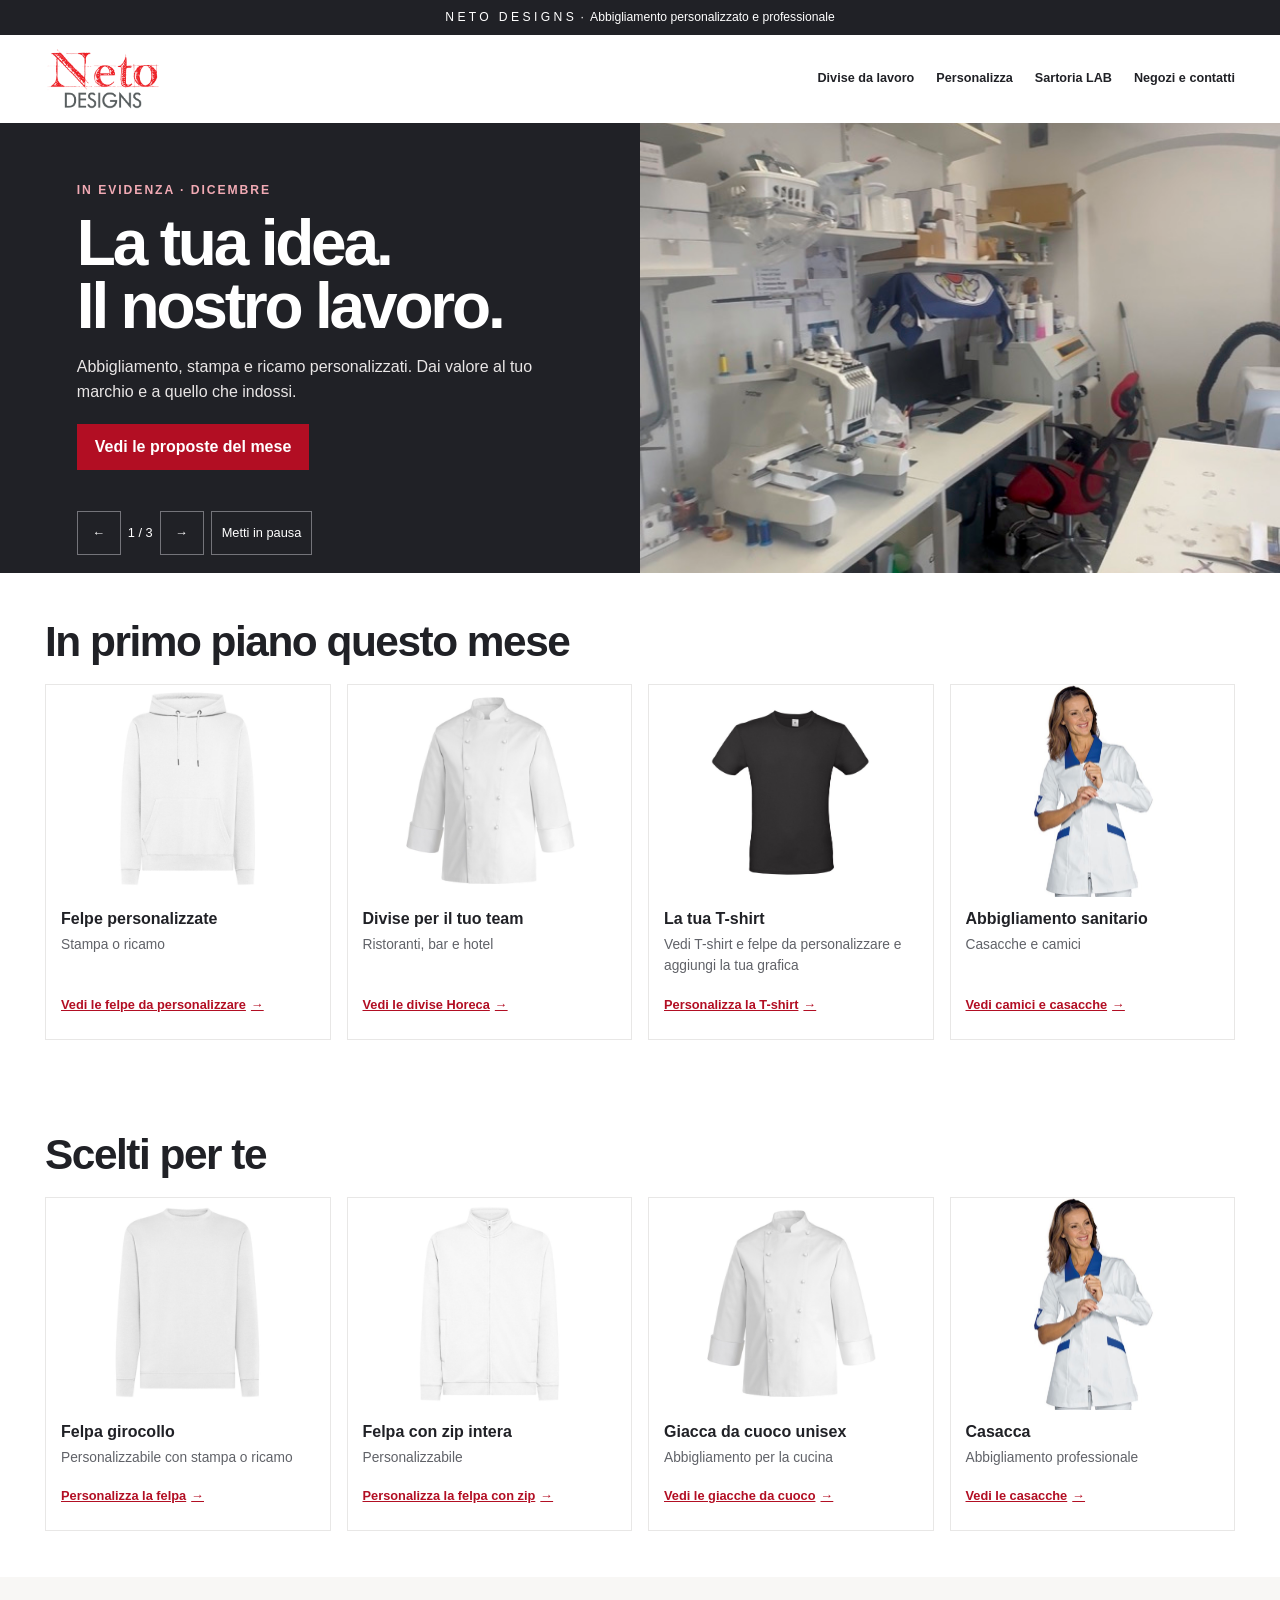
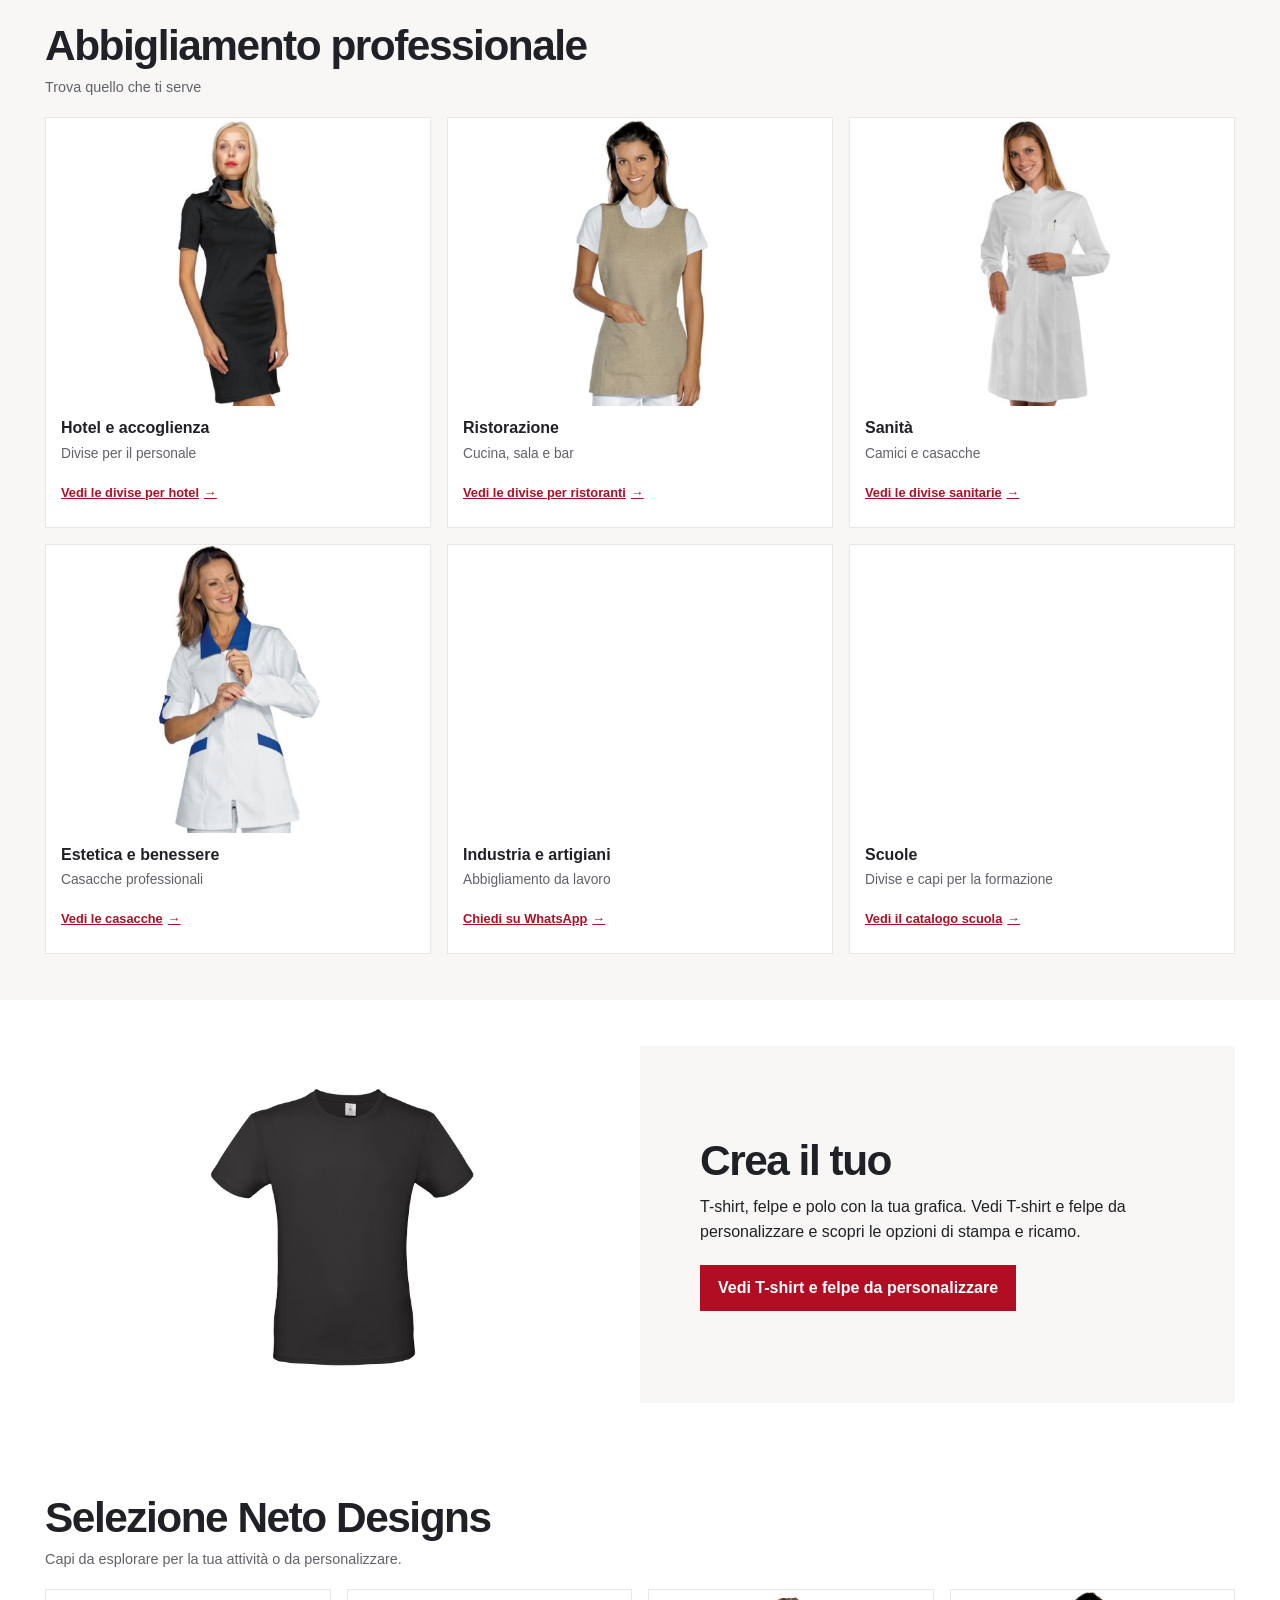
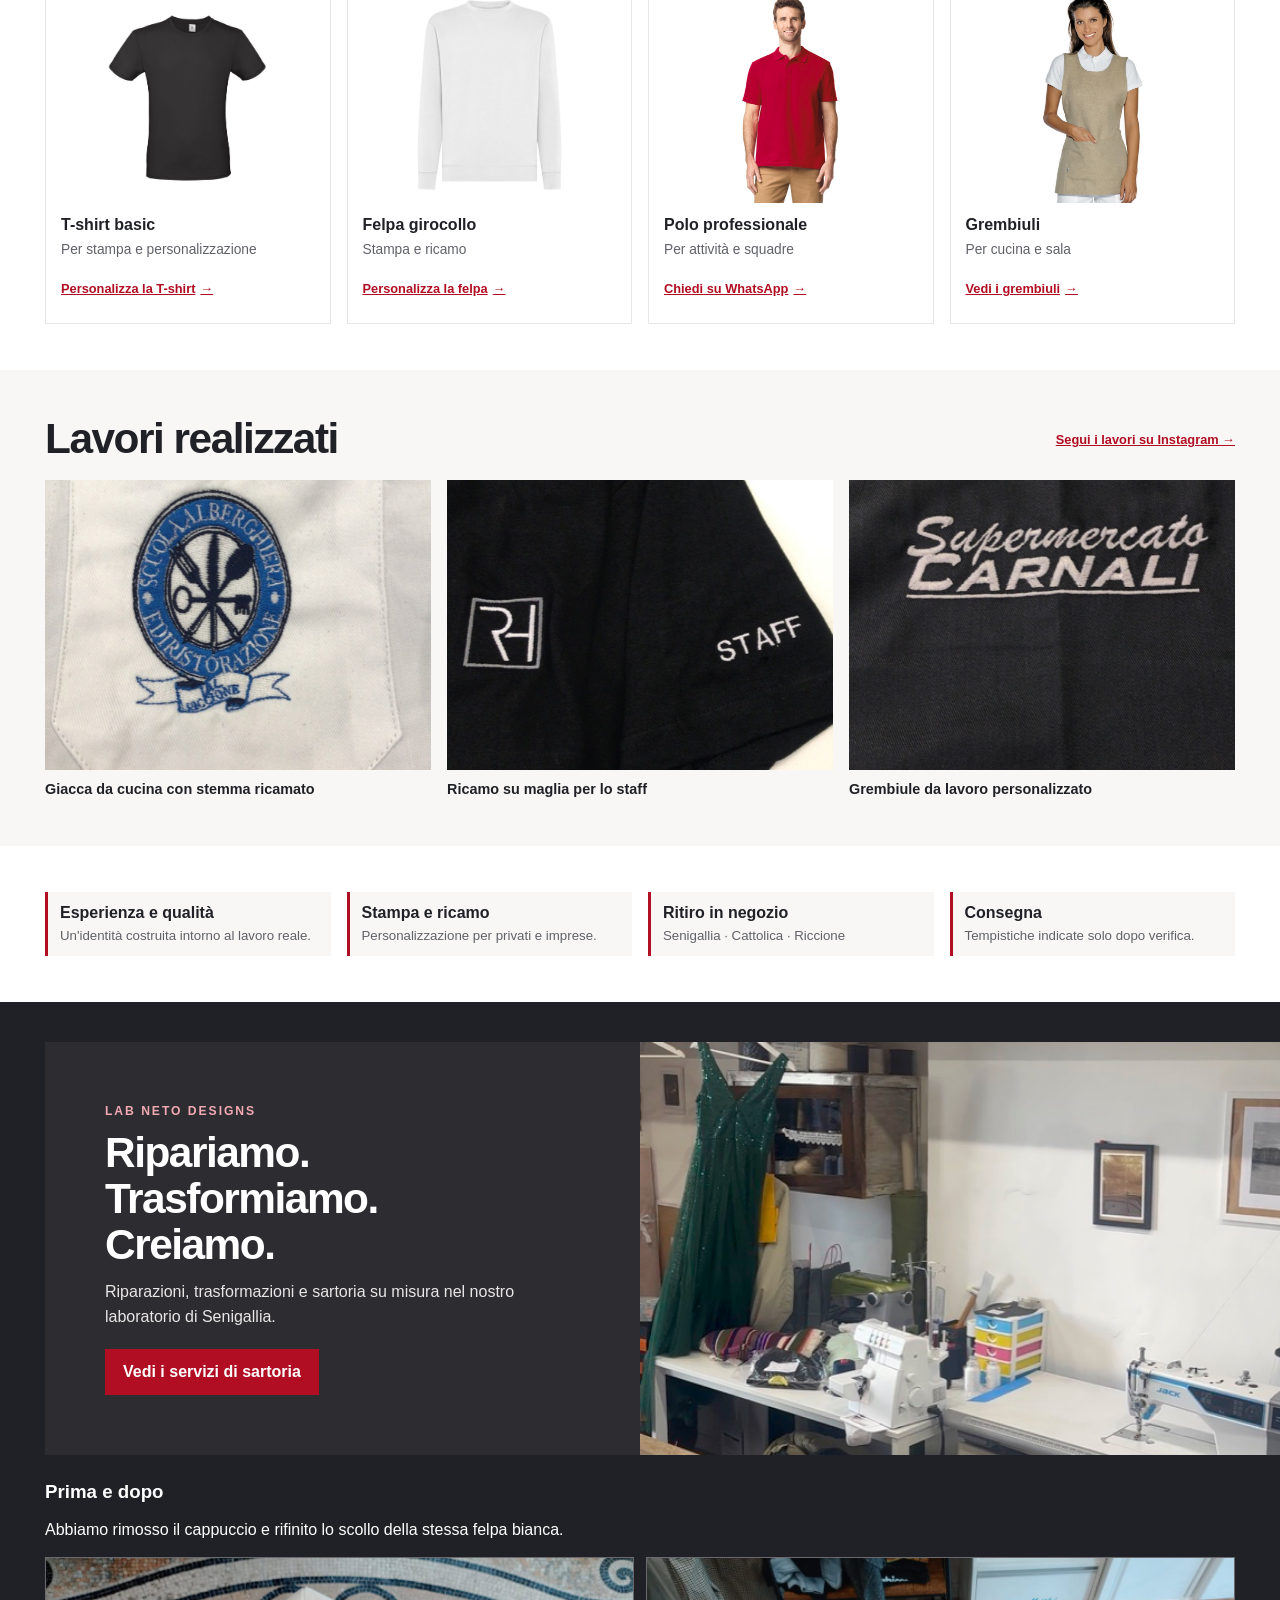
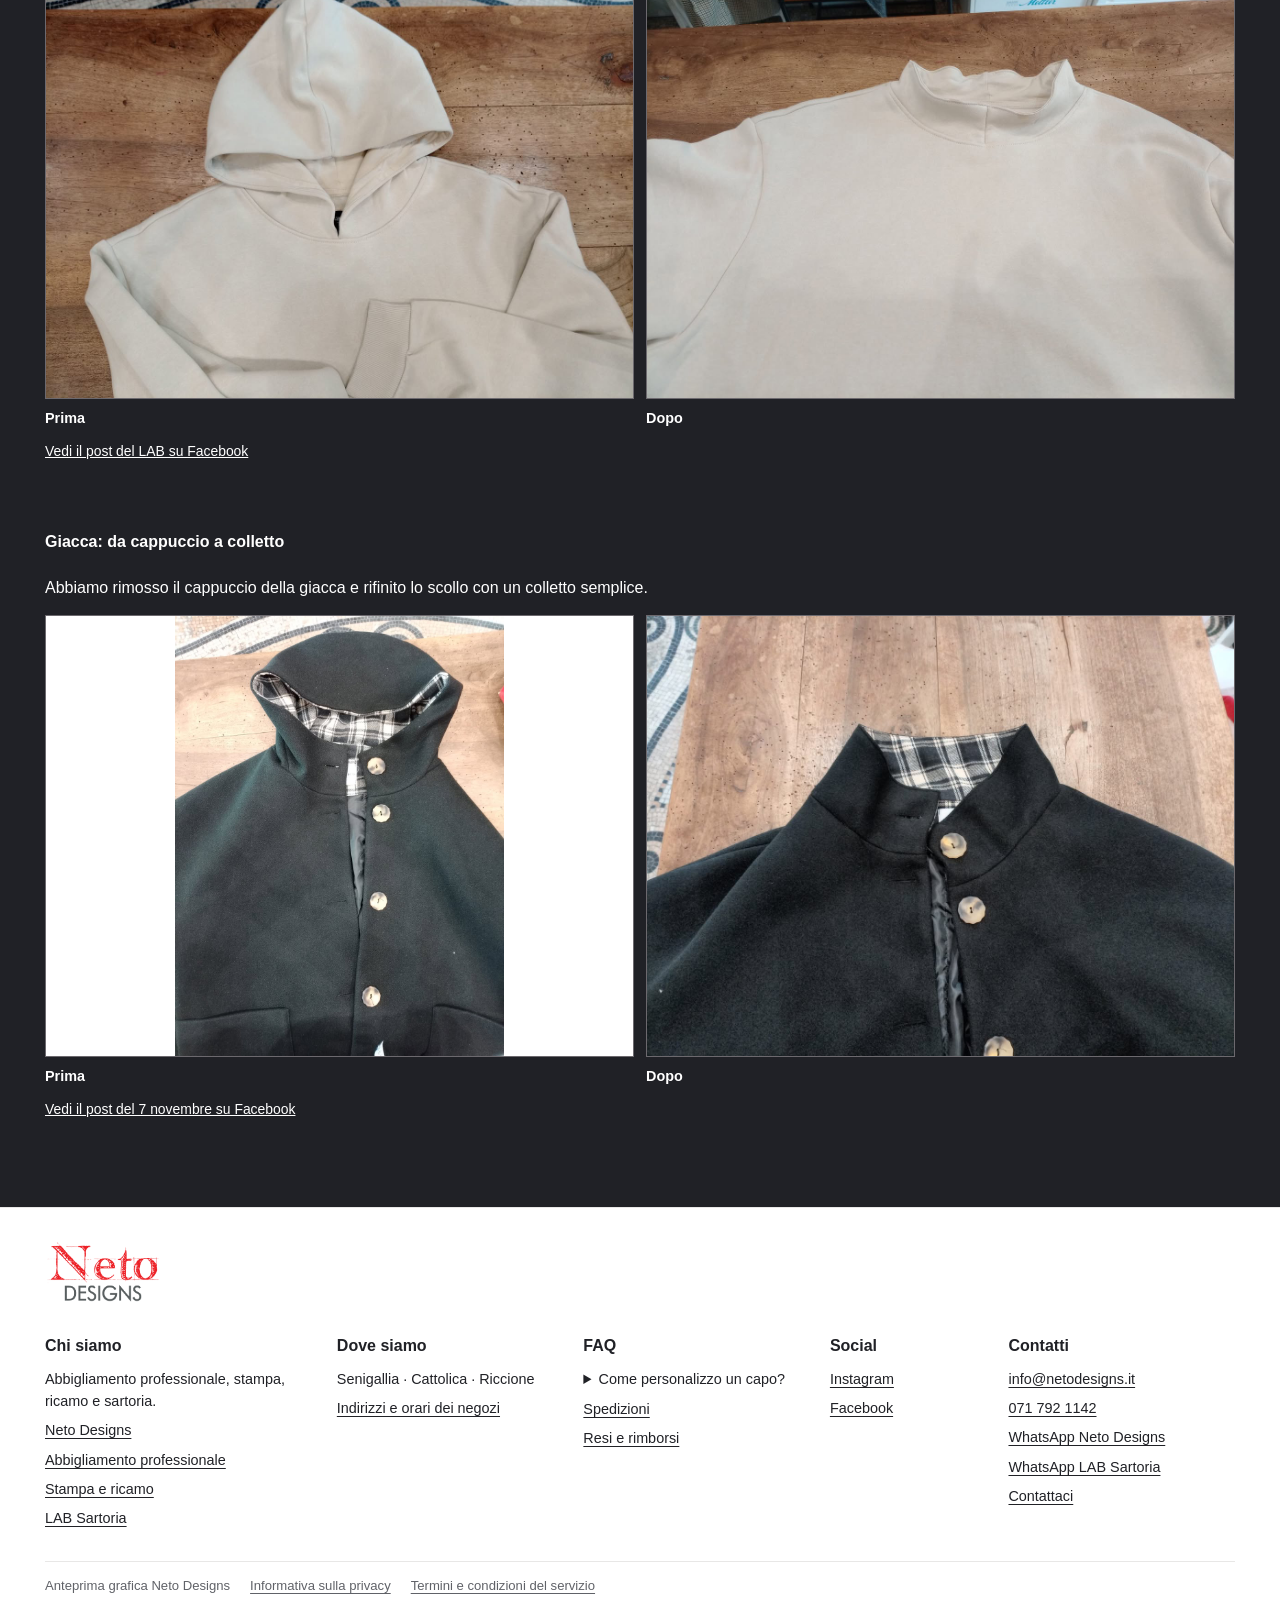
<file: index.html>
<!doctype html><html lang="it"><head><meta charset="utf-8"><meta name="viewport" content="width=device-width,initial-scale=1"><meta name="robots" content="noindex"><link rel="stylesheet" href="preview.css?v=menu-20261113"><title>Neto Designs — Anteprima homepage</title></head>
<body id="top">
<div class="top">N E T O &nbsp; D E S I G N S &nbsp;·&nbsp; Abbigliamento personalizzato e professionale</div><header class="nav"><a class="logo" href="#top"><img src="./neto-logo-white-background.png" width="1402" height="773" alt="Logo originale Neto Designs"></a><nav class="navlinks" aria-label="Navigazione principale">
  <a href="#professioni">Divise da lavoro</a>
  <a href="#personalizza">Personalizza</a>
  <a href="#lab">Sartoria LAB</a>
  <a href="#contatti">Negozi e contatti</a>
</nav></header>
<main>
<section class="hero" aria-label="Proposte del mese" data-carousel>
  <article class="hero-slide">
    <div class="hero-content">
      <p class="eyebrow">In evidenza · <span data-month>Novembre</span></p>
      <h1>La tua idea.<br>Il nostro lavoro.</h1>
      <p>Abbigliamento, stampa e ricamo personalizzati. Dai valore al tuo marchio e a quello che indossi.</p>
      <a class="btn" href="#promo">Vedi le proposte del mese</a>
    </div>
    <div class="media media-cover"><img src="photo-workshop-interior.jpg" alt="Laboratorio Neto Designs con macchine da ricamo" fetchpriority="high"></div>
  </article>
  <article class="hero-slide" hidden>
    <div class="hero-content">
      <p class="eyebrow">In evidenza · <span data-month>Novembre</span></p>
      <h2>Divise per il tuo team</h2>
      <p>Abbigliamento per cucina, sala, accoglienza e sanità.</p>
      <a class="btn" href="#professioni">Vedi le divise da lavoro</a>
    </div>
    <div class="media"><img src="photo-giacca-cuoco-unisex.jpg" alt="Giacca bianca da cuoco" loading="lazy" decoding="async"></div>
  </article>
  <article class="hero-slide" hidden>
    <div class="hero-content">
      <p class="eyebrow">In evidenza · <span data-month>Novembre</span></p>
      <h2>Una felpa, il tuo logo</h2>
      <p>Scegli la felpa e scopri come personalizzarla.</p>
      <a class="btn" href="#personalizza">Vedi i capi da personalizzare</a>
    </div>
    <div class="media"><img src="photo-felpa-cappuccio-personalizzabile.jpg" alt="Felpa bianca con cappuccio" loading="lazy" decoding="async"></div>
  </article>
  <div class="hero-controls" hidden>
    <button type="button" data-prev aria-label="Proposta precedente">←</button>
    <span data-position role="status" aria-live="off">1 / 3</span>
    <button type="button" data-next aria-label="Proposta successiva">→</button>
    <button type="button" data-toggle>Metti in pausa</button>
  </div>
</section>
<section class="section wrap" id="promo">
  <div class="heading"><div><h2>In primo piano questo mese</h2></div></div>
  <div class="grid">
  <article class="tile">
    <div class="media"><img src="photo-felpa-cappuccio-personalizzabile.jpg" alt="Felpe personalizzate" loading="lazy" decoding="async"></div>
    <div class="tile-content"><h3>Felpe personalizzate</h3><p>Stampa o ricamo</p><a href="https://netodesigns.it/collections/t-shirt-e-gadget-personalizzate-neto-designs">Vedi le felpe da personalizzare <span aria-hidden="true">→</span></a></div>
  </article>
  <article class="tile">
    <div class="media"><img src="photo-giacca-cuoco-unisex.jpg" alt="Divise per il tuo team" loading="lazy" decoding="async"></div>
    <div class="tile-content"><h3>Divise per il tuo team</h3><p>Ristoranti, bar e hotel</p><a href="https://netodesigns.it/collections/horeca-neto-designs">Vedi le divise Horeca <span aria-hidden="true">→</span></a></div>
  </article>
  <article class="tile">
    <div class="media"><img src="photo-tshirt-black.jpg" alt="La tua T-shirt" loading="lazy" decoding="async"></div>
    <div class="tile-content"><h3>La tua T-shirt</h3><p>Vedi T-shirt e felpe da personalizzare e aggiungi la tua grafica</p><a href="https://netodesigns.it/products/test-inkybay-t-shirt-personalizzabile">Personalizza la T-shirt <span aria-hidden="true">→</span></a></div>
  </article>
  <article class="tile">
    <div class="media"><img src="photo-casacca.jpg" alt="Abbigliamento sanitario" loading="lazy" decoding="async"></div>
    <div class="tile-content"><h3>Abbigliamento sanitario</h3><p>Casacche e camici</p><a href="https://netodesigns.it/collections/medical-neto-designs">Vedi camici e casacche <span aria-hidden="true">→</span></a></div>
  </article>
  </div>
</section>
<section class="section wrap" id="in-evidenza">
  <div class="heading"><div><h2>Scelti per te</h2></div></div>
  <div class="grid">
  <article class="tile">
    <div class="media"><img src="photo-felpa-girocollo-personalizzabile.jpg" alt="Felpa girocollo" loading="lazy" decoding="async"></div>
    <div class="tile-content"><h3>Felpa girocollo</h3><p>Personalizzabile con stampa o ricamo</p><a href="https://netodesigns.it/products/felpa-girocollo-personalizzabile">Personalizza la felpa <span aria-hidden="true">→</span></a></div>
  </article>
  <article class="tile">
    <div class="media"><img src="photo-felpa-zip-intera-personalizzabile.jpg" alt="Felpa con zip intera" loading="lazy" decoding="async"></div>
    <div class="tile-content"><h3>Felpa con zip intera</h3><p>Personalizzabile</p><a href="https://netodesigns.it/products/felpa-zip-intera-personalizzabile">Personalizza la felpa con zip <span aria-hidden="true">→</span></a></div>
  </article>
  <article class="tile">
    <div class="media"><img src="photo-giacca-cuoco-unisex.jpg" alt="Giacca da cuoco unisex" loading="lazy" decoding="async"></div>
    <div class="tile-content"><h3>Giacca da cuoco unisex</h3><p>Abbigliamento per la cucina</p><a href="https://netodesigns.it/collections/giacca-chef">Vedi le giacche da cuoco <span aria-hidden="true">→</span></a></div>
  </article>
  <article class="tile">
    <div class="media"><img src="photo-casacca.jpg" alt="Casacca" loading="lazy" decoding="async"></div>
    <div class="tile-content"><h3>Casacca</h3><p>Abbigliamento professionale</p><a href="https://netodesigns.it/collections/casacca">Vedi le casacche <span aria-hidden="true">→</span></a></div>
  </article>
  </div>
</section>
<section class="band" id="professioni">
  <div class="wrap">
    <div class="heading"><div><h2>Abbigliamento professionale</h2><p>Trova quello che ti serve</p></div></div>
    <div class="grid"><article class="tile">
  <div class="media"><img src="photo-hotel-accoglienza.jpg" alt="Abito nero da accoglienza con foulard" loading="lazy" decoding="async"></div>
  <div class="tile-content"><h3>Hotel e accoglienza</h3><p>Divise per il personale</p><a href="https://netodesigns.it/collections/accoglienza">Vedi le divise per hotel <span aria-hidden="true">→</span></a></div>
</article><article class="tile">
  <div class="media"><img src="photo-grembiule.jpg" alt="Ristorazione" loading="lazy" decoding="async"></div>
  <div class="tile-content"><h3>Ristorazione</h3><p>Cucina, sala e bar</p><a href="https://netodesigns.it/collections/horeca-neto-designs">Vedi le divise per ristoranti <span aria-hidden="true">→</span></a></div>
</article><article class="tile" id="sanita">
  <div class="media"><img src="photo-camice.jpg" alt="Sanità" loading="lazy" decoding="async"></div>
  <div class="tile-content"><h3>Sanità</h3><p>Camici e casacche</p><a href="https://netodesigns.it/collections/medical-neto-designs">Vedi le divise sanitarie <span aria-hidden="true">→</span></a></div>
</article><article class="tile">
  <div class="media"><img src="photo-casacca.jpg" alt="Estetica e benessere" loading="lazy" decoding="async"></div>
  <div class="tile-content"><h3>Estetica e benessere</h3><p>Casacche professionali</p><a href="https://netodesigns.it/collections/casacca">Vedi le casacche <span aria-hidden="true">→</span></a></div>
</article><article class="tile">
  <div class="media"><img src="photo-industria-rossini.jpg" alt="Pantaloni da lavoro Rossini con bande riflettenti" loading="lazy" decoding="async"></div>
  <div class="tile-content"><h3>Industria e artigiani</h3><p>Abbigliamento da lavoro</p><a href="https://wa.me/393515128830?text=Buongiorno%2C%20vorrei%20informazioni%20sull%E2%80%99abbigliamento%20da%20lavoro%20per%20industria%20e%20artigiani.">Chiedi su WhatsApp <span aria-hidden="true">→</span></a></div>
</article><article class="tile">
  <div class="media"><img src="photo-scuola-cucina.jpg" alt="Giacca da cucina bianca con colletto blu per la formazione alberghiera" loading="lazy" decoding="async"></div>
  <div class="tile-content"><h3>Scuole</h3><p>Divise e capi per la formazione</p><a href="https://netodesigns.it/collections/collezione-scuola-di-neto-designs">Vedi il catalogo scuola <span aria-hidden="true">→</span></a></div>
</article></div>
  </div>
</section>
<section class="wrap section" id="personalizza">
  <div class="split">
    <div class="media"><img src="photo-tshirt-black.jpg" alt="T-shirt nera pronta per la personalizzazione" loading="lazy" decoding="async"></div>
    <div class="split-copy">
      <h2>Crea il tuo</h2>
      <p>T-shirt, felpe e polo con la tua grafica. Vedi T-shirt e felpe da personalizzare e scopri le opzioni di stampa e ricamo.</p>
      <a class="btn" href="https://netodesigns.it/collections/t-shirt-e-gadget-personalizzate-neto-designs">Vedi T-shirt e felpe da personalizzare</a>
    </div>
  </div>
</section>
<section class="section wrap" id="selezione">
  <div class="heading"><div><h2>Selezione Neto Designs</h2><p>Capi da esplorare per la tua attività o da personalizzare.</p></div></div>
  <div class="grid">
  <article class="tile">
    <div class="media"><img src="photo-tshirt-black.jpg" alt="T-shirt basic" loading="lazy" decoding="async"></div>
    <div class="tile-content"><h3>T-shirt basic</h3><p>Per stampa e personalizzazione</p><a href="https://netodesigns.it/products/test-inkybay-t-shirt-personalizzabile">Personalizza la T-shirt <span aria-hidden="true">→</span></a></div>
  </article>
  <article class="tile">
    <div class="media"><img src="photo-felpa-girocollo-personalizzabile.jpg" alt="Felpa girocollo" loading="lazy" decoding="async"></div>
    <div class="tile-content"><h3>Felpa girocollo</h3><p>Stampa e ricamo</p><a href="https://netodesigns.it/products/felpa-girocollo-personalizzabile">Personalizza la felpa <span aria-hidden="true">→</span></a></div>
  </article>
  <article class="tile">
    <div class="media"><img src="photo-polo-professionale.jpg" alt="Polo rossa Gildan in piqué" loading="lazy" decoding="async"></div>
    <div class="tile-content"><h3>Polo professionale</h3><p>Per attività e squadre</p><a href="https://wa.me/393515128830?text=Buongiorno%2C%20vorrei%20informazioni%20sulle%20polo%20professionali%20personalizzabili.">Chiedi su WhatsApp <span aria-hidden="true">→</span></a></div>
  </article>
  <article class="tile">
    <div class="media"><img src="photo-grembiule.jpg" alt="Grembiuli" loading="lazy" decoding="async"></div>
    <div class="tile-content"><h3>Grembiuli</h3><p>Per cucina e sala</p><a href="https://netodesigns.it/collections/grembiule-cucina">Vedi i grembiuli <span aria-hidden="true">→</span></a></div>
  </article>
  </div>
</section>
<section class="band" id="lavori">
  <div class="wrap">
    <div class="heading"><div><h2>Lavori realizzati</h2></div><a class="view" href="https://www.instagram.com/netodesigns/">Segui i lavori su Instagram →</a></div>
    <div class="grid gallery">
      <figure><div class="media media-cover"><img src="photo-lavoro-giacca-cucina.jpg" alt="Stemma blu ricamato su una tasca bianca da cucina" loading="lazy" decoding="async"></div><figcaption>Giacca da cucina con stemma ricamato</figcaption></figure>
      <figure><div class="media media-cover"><img src="photo-lavoro-ricamo-staff.jpg" alt="Logo bianco e scritta STAFF ricamati su maglia nera" loading="lazy" decoding="async"></div><figcaption>Ricamo su maglia per lo staff</figcaption></figure>
      <figure><div class="media media-cover"><img src="photo-lavoro-grembiule.jpg" alt="Logo di un supermercato ricamato in bianco su grembiule nero" loading="lazy" decoding="async"></div><figcaption>Grembiule da lavoro personalizzato</figcaption></figure>
    </div>
  </div>
</section>
<section class="wrap section"><div class="features"><div class="feature"><b>Esperienza e qualità</b><p>Un'identità costruita intorno al lavoro reale.</p></div><div class="feature"><b>Stampa e ricamo</b><p>Personalizzazione per privati e imprese.</p></div><div class="feature"><b>Ritiro in negozio</b><p>Senigallia · Cattolica · Riccione</p></div><div class="feature"><b>Consegna</b><p>Tempistiche indicate solo dopo verifica.</p></div></div></section>
<section class="lab" id="lab">
  <div class="wrap">
    <div class="split">
      <div class="split-copy">
        <p class="eyebrow">LAB Neto Designs</p>
        <h2>Ripariamo.<br>Trasformiamo.<br>Creiamo.</h2>
        <p>Riparazioni, trasformazioni e sartoria su misura nel nostro laboratorio di Senigallia.</p>
        <a class="btn" href="https://netodesigns.it/pages/lab-neto-designs-senigallia">Vedi i servizi di sartoria</a>
      </div>
      <div class="media media-cover"><img src="photo-lab-interior.jpg" alt="Interno della sartoria LAB di Senigallia" loading="lazy" decoding="async"></div>
    </div>
    <h3>Prima e dopo</h3>
    <p>Abbiamo rimosso il cappuccio e rifinito lo scollo della stessa felpa bianca.</p>
    <div class="comparison">
      <figure><div class="media"><img src="photo-lab-felpa-prima.jpg" alt="Felpa bianca prima della modifica, con il cappuccio ancora cucito" width="1280" height="960" loading="lazy" decoding="async"></div><figcaption>Prima</figcaption></figure>
      <figure><div class="media"><img src="photo-lab-felpa-dopo.jpg" alt="La stessa felpa bianca dopo la rimozione del cappuccio e la rifinitura dello scollo" width="1280" height="960" loading="lazy" decoding="async"></div><figcaption>Dopo</figcaption></figure>
    </div>
    <p class="lab-photo-source"><a href="https://www.facebook.com/permalink.php?story_fbid=pfbid02aeoHFyM3RGAM6tvqmzK5r2Qkyd7y8BKF4GQ2dT33itwhxJabj1R4m8BCU2vEtPRGl&amp;id=61595584242717">Vedi il post del LAB su Facebook</a></p>
    <article class="section">
      <h4>Giacca: da cappuccio a colletto</h4>
      <p>Abbiamo rimosso il cappuccio della giacca e rifinito lo scollo con un colletto semplice.</p>
      <div class="comparison">
        <figure><div class="media"><img src="photo-lab-giacca-prima.jpg" alt="Giacca scura prima della modifica, con cappuccio e fodera a quadri" width="960" height="1280" loading="lazy" decoding="async"></div><figcaption>Prima</figcaption></figure>
        <figure><div class="media"><img src="photo-lab-giacca-dopo.jpg" alt="La stessa giacca dopo la modifica, con colletto semplice e fodera a quadri" width="1280" height="960" loading="lazy" decoding="async"></div><figcaption>Dopo</figcaption></figure>
      </div>
      <p class="lab-photo-source"><a href="https://www.facebook.com/permalink.php?story_fbid=pfbid02jmNk2tGEjJbJBbNwdVEnucmCwsfhFcW2WtuLMK3muksErJvq2r6vhbJDi5SdSHqPl&amp;id=61595584242717">Vedi il post del 7 novembre su Facebook</a></p>
    </article>
  </div>
</section>
</main>
<footer class="footer" id="contatti">
  <div class="wrap">
    <a class="logo footer-logo" href="#top"><img src="./neto-logo-white-background.png" width="1402" height="773" alt="Neto Designs" loading="lazy"></a>
    <div class="footer-grid">
      <section aria-labelledby="footer-about">
        <h2 id="footer-about">Chi siamo</h2>
        <p>Abbigliamento professionale, stampa, ricamo e sartoria.</p>
        <ul>
          <li><a href="https://netodesigns.it/pages/neto-designs-produce-abbigliamento-da-lavoro-e-per-la-casa">Neto Designs</a></li>
          <li><a href="#professioni">Abbigliamento professionale</a></li>
          <li><a href="#personalizza">Stampa e ricamo</a></li>
          <li><a href="#lab">LAB Sartoria</a></li>
        </ul>
      </section>
      <section aria-labelledby="footer-shops">
        <h2 id="footer-shops">Dove siamo</h2>
        <p>Senigallia · Cattolica · Riccione</p>
        <a href="https://netodesigns.it/pages/contact">Indirizzi e orari dei negozi</a>
      </section>
      <section aria-labelledby="footer-help">
        <h2 id="footer-help">FAQ</h2>
        <details><summary>Come personalizzo un capo?</summary><p>Parti da <a href="#personalizza">Vedi i capi da personalizzare</a> per scegliere il capo.</p></details>
        <ul>
          <li><a href="https://netodesigns.it/policies/shipping-policy">Spedizioni</a></li>
          <li><a href="https://netodesigns.it/policies/refund-policy">Resi e rimborsi</a></li>
        </ul>
      </section>
      <section aria-labelledby="footer-social">
        <h2 id="footer-social">Social</h2>
        <ul><li><a href="https://www.instagram.com/netodesigns/">Instagram</a></li><li><a href="https://www.facebook.com/netodesigns/">Facebook</a></li></ul>
      </section>
      <section aria-labelledby="footer-contact">
        <h2 id="footer-contact">Contatti</h2>
        <ul>
          <li><a href="mailto:info@netodesigns.it">info@netodesigns.it</a></li>
          <li><a href="tel:+390717921142">071 792 1142</a></li>
          <li><a href="https://wa.me/393515128830">WhatsApp Neto Designs</a></li>
          <li><a href="https://wa.me/393381541959">WhatsApp LAB Sartoria</a></li>
          <li><a href="https://netodesigns.it/pages/contact">Contattaci</a></li>
        </ul>
      </section>
    </div>
    <div class="footer-meta">
      <p>Anteprima grafica Neto Designs</p>
      <a href="https://netodesigns.it/policies/privacy-policy">Informativa sulla privacy</a>
      <a href="https://netodesigns.it/policies/terms-of-service">Termini e condizioni del servizio</a>
    </div>
  </div>
</footer>
<script src="carousel.js" defer></script>
</body>
</html>
</file>
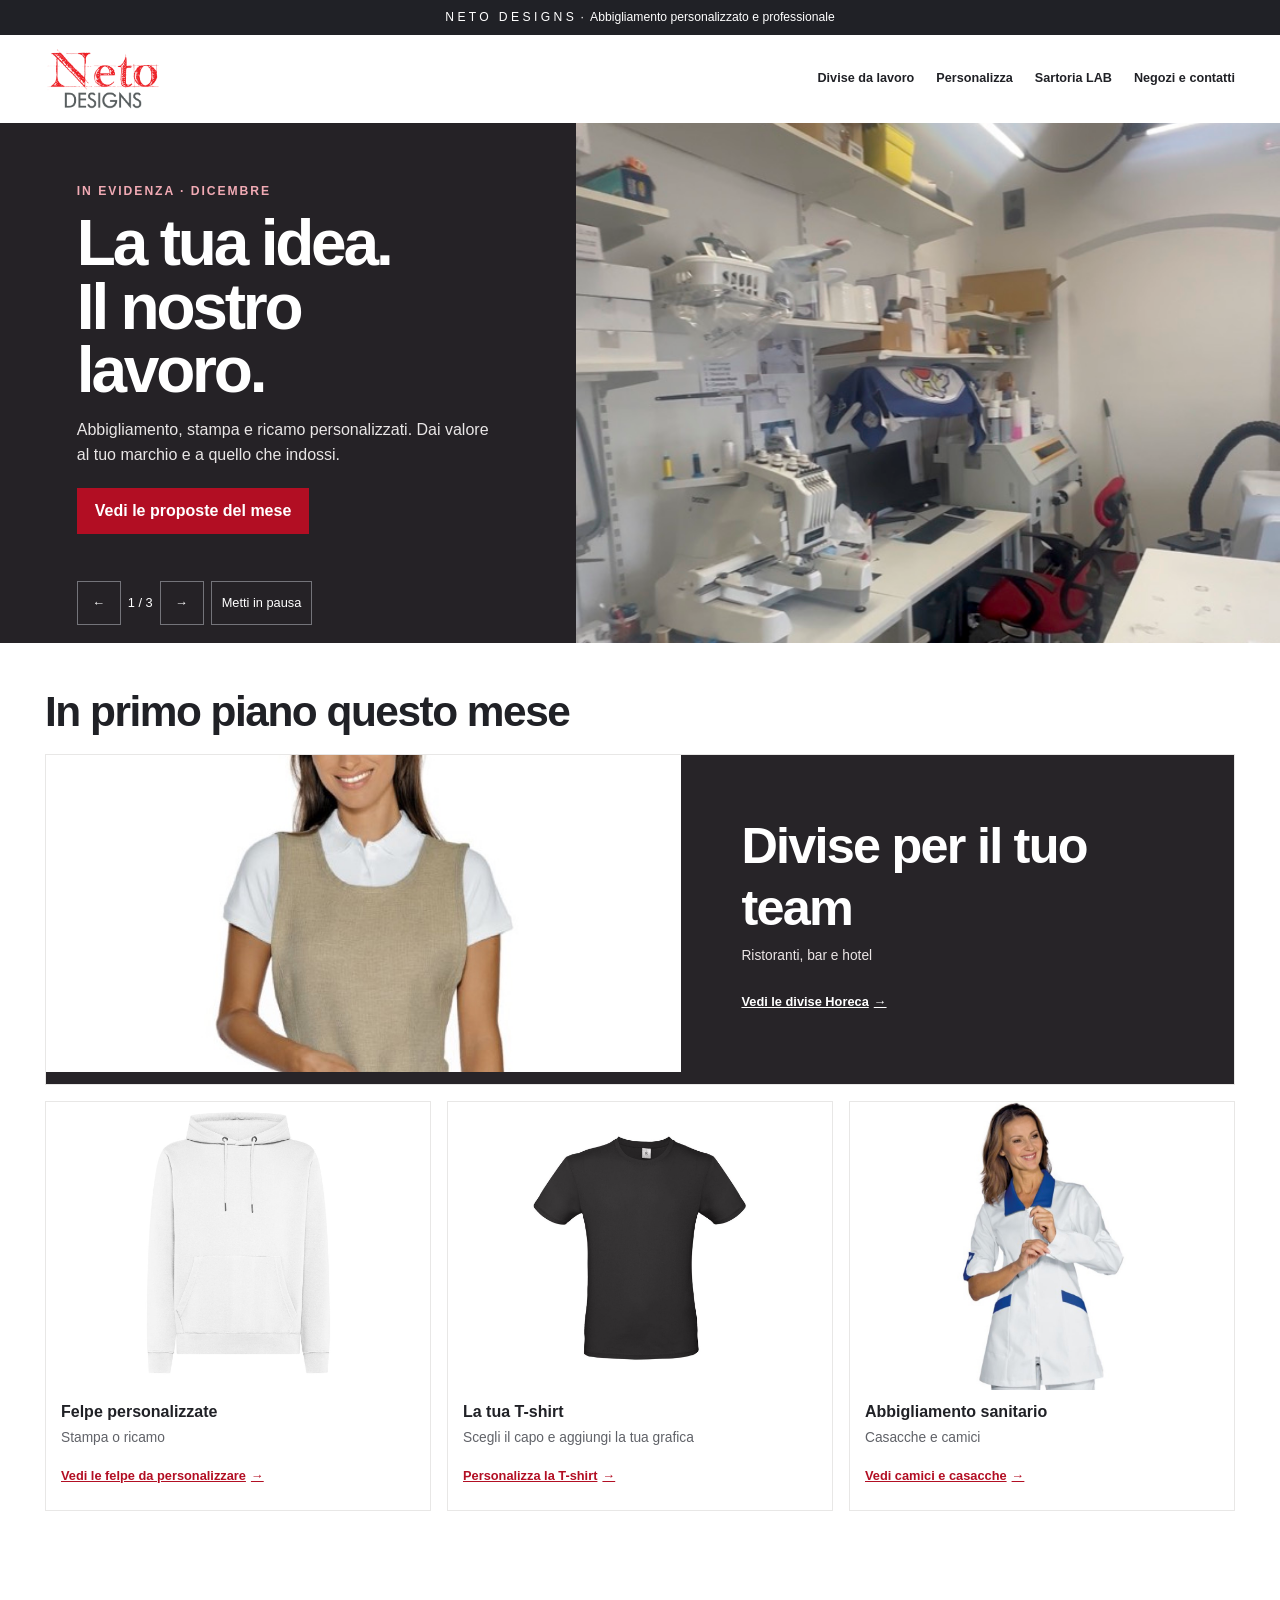
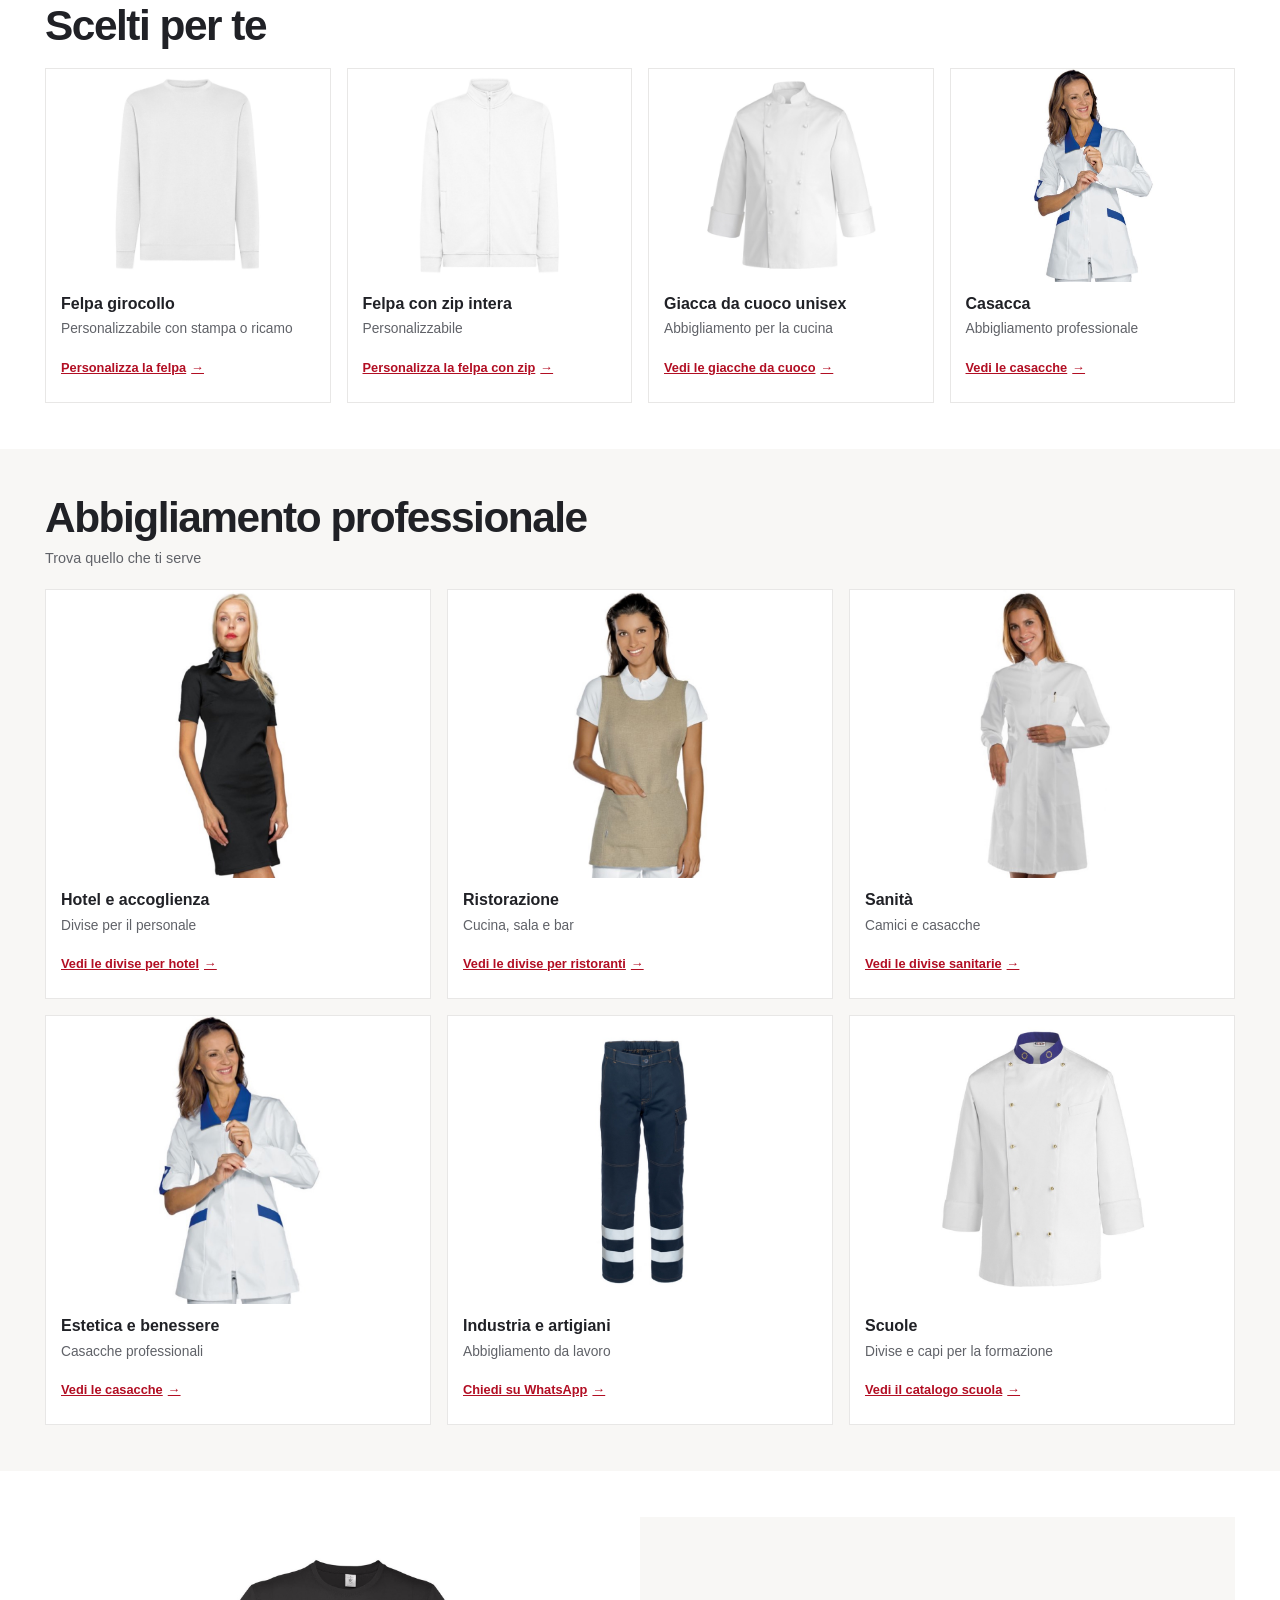
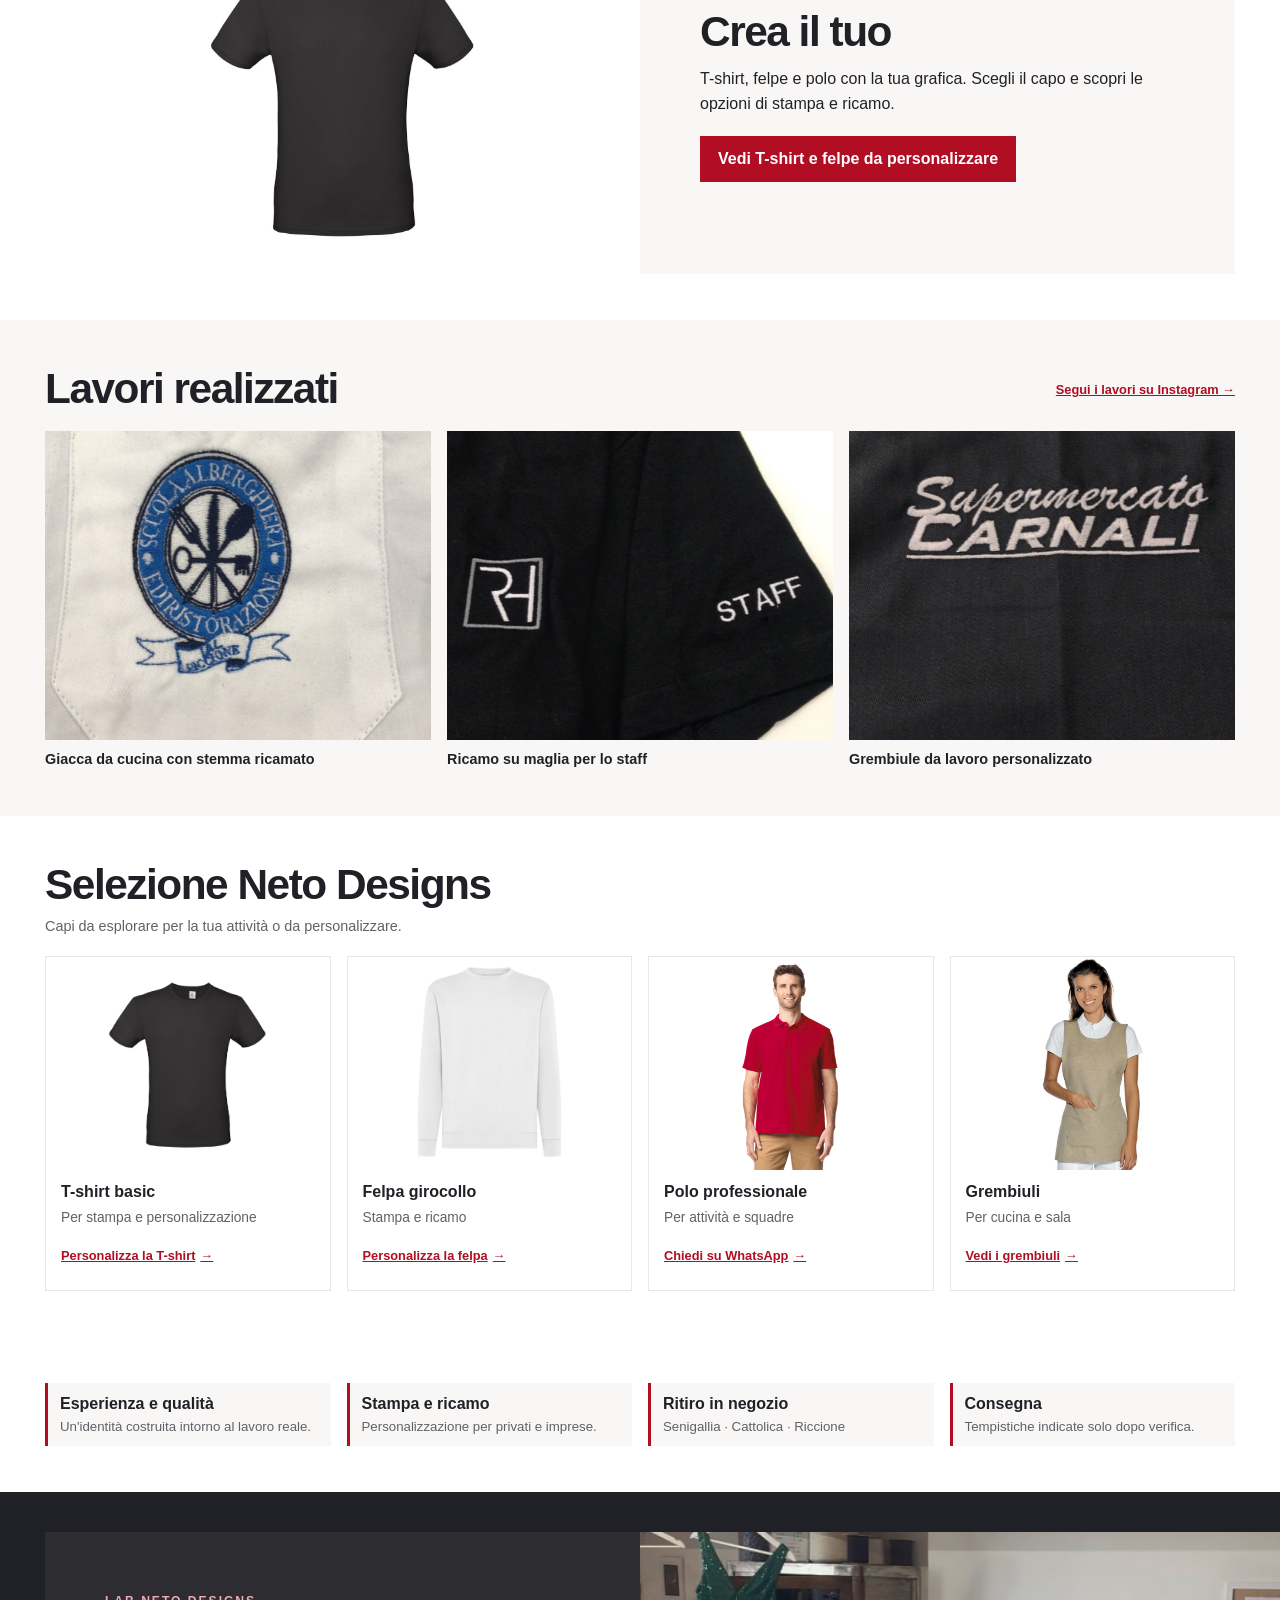
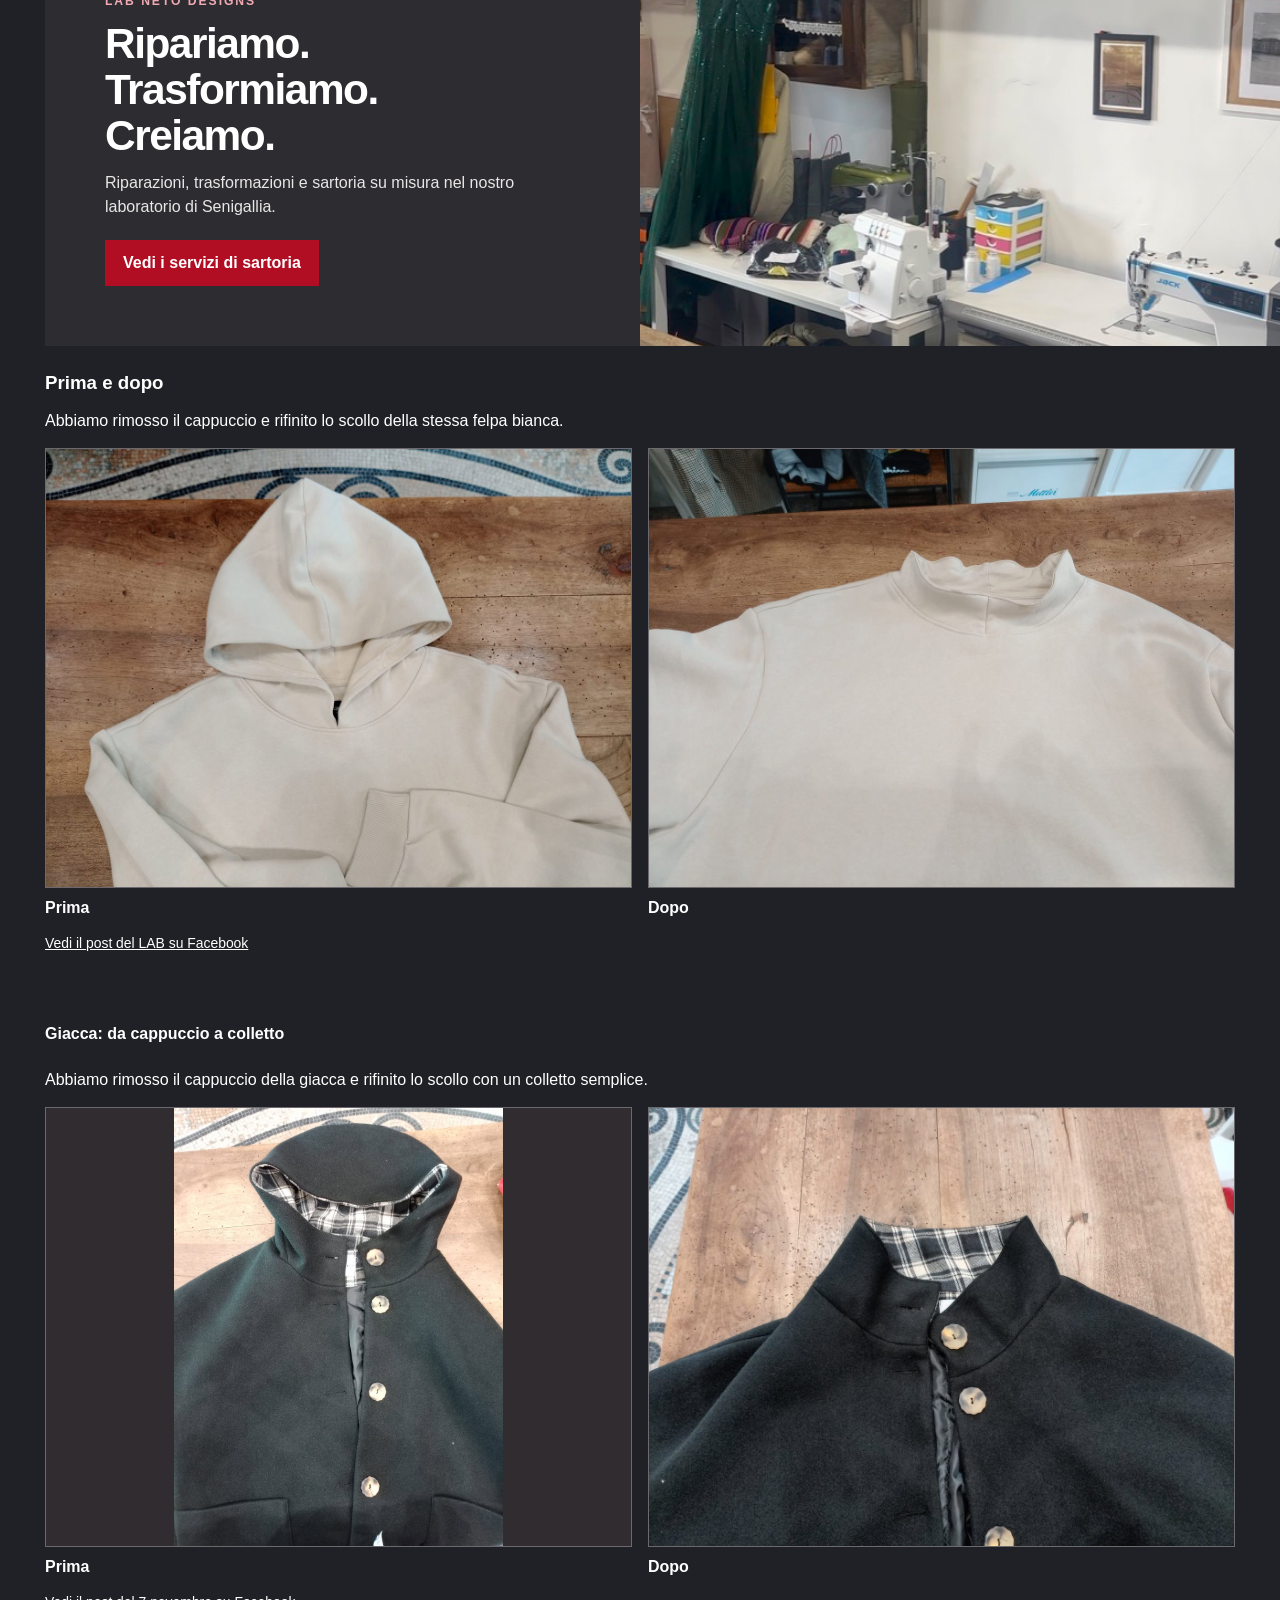
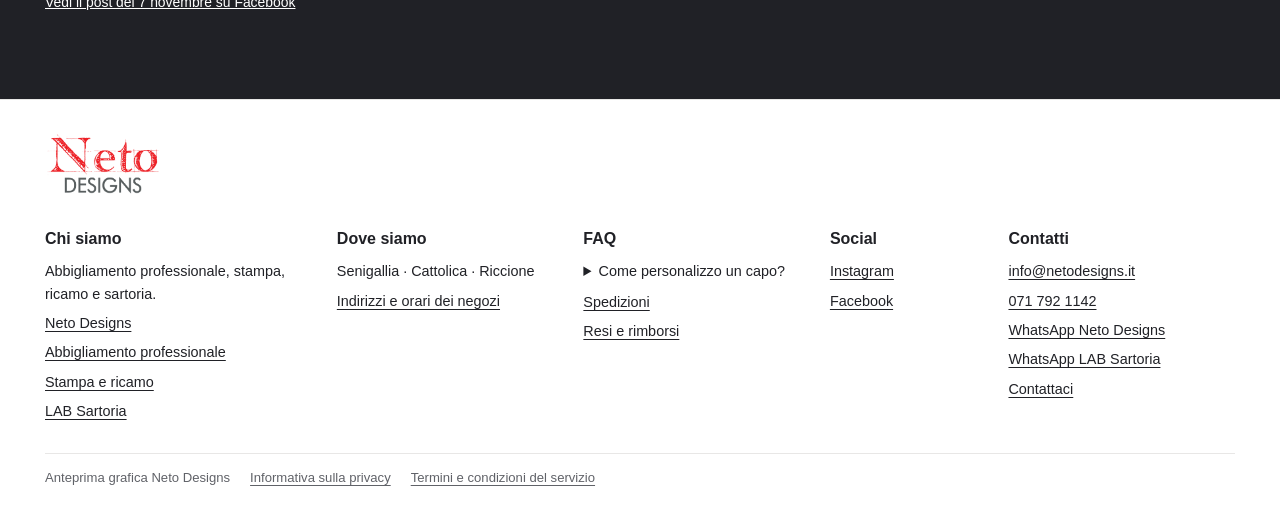
<file: opzione-b.html>
<!doctype html><html lang="it"><head><meta charset="utf-8"><meta name="viewport" content="width=device-width,initial-scale=1"><meta name="robots" content="noindex"><link rel="stylesheet" href="preview.css?v=menu-20261113"><title>Neto Designs — Anteprima homepage</title><link rel="stylesheet" href="option-b.css"></head>
<body id="top">
<div class="top">N E T O &nbsp; D E S I G N S &nbsp;·&nbsp; Abbigliamento personalizzato e professionale</div><header class="nav"><a class="logo" href="#top"><img src="./neto-logo-white-background.png" width="1402" height="773" alt="Logo originale Neto Designs"></a><nav class="navlinks" aria-label="Navigazione principale">
  <a href="#professioni">Divise da lavoro</a>
  <a href="#personalizza">Personalizza</a>
  <a href="#lab">Sartoria LAB</a>
  <a href="#contatti">Negozi e contatti</a>
</nav></header>
<main>
<section class="hero" aria-label="Proposte del mese" data-carousel data-start="workshop">
  <article class="hero-slide">
    <div class="hero-content">
      <p class="eyebrow">In evidenza · <span data-month>Novembre</span></p>
      <h1>La tua idea.<br>Il nostro lavoro.</h1>
      <p>Abbigliamento, stampa e ricamo personalizzati. Dai valore al tuo marchio e a quello che indossi.</p>
      <a class="btn" href="#promo">Vedi le proposte del mese</a>
    </div>
    <div class="media media-cover"><img src="photo-workshop-interior.jpg" alt="Laboratorio Neto Designs con macchine da ricamo" fetchpriority="high"></div>
  </article>
  <article class="hero-slide" hidden>
    <div class="hero-content">
      <p class="eyebrow">In evidenza · <span data-month>Novembre</span></p>
      <h2>Divise per il tuo team</h2>
      <p>Abbigliamento per cucina, sala, accoglienza e sanità.</p>
      <a class="btn" href="#professioni">Vedi le divise da lavoro</a>
    </div>
    <div class="media"><img src="photo-giacca-cuoco-unisex.jpg" alt="Giacca bianca da cuoco" loading="lazy" decoding="async"></div>
  </article>
  <article class="hero-slide" hidden>
    <div class="hero-content">
      <p class="eyebrow">In evidenza · <span data-month>Novembre</span></p>
      <h2>Una felpa, il tuo logo</h2>
      <p>Scegli la felpa e scopri come personalizzarla.</p>
      <a class="btn" href="#personalizza">Vedi i capi da personalizzare</a>
    </div>
    <div class="media"><img src="photo-felpa-cappuccio-personalizzabile.jpg" alt="Felpa bianca con cappuccio" loading="lazy" decoding="async"></div>
  </article>
  <div class="hero-controls" hidden>
    <button type="button" data-prev aria-label="Proposta precedente">←</button>
    <span data-position role="status" aria-live="off">1 / 3</span>
    <button type="button" data-next aria-label="Proposta successiva">→</button>
    <button type="button" data-toggle>Metti in pausa</button>
  </div>
</section>
<section class="section wrap" id="promo">
  <div class="heading"><div><h2>In primo piano questo mese</h2></div></div>
  <div class="grid">
<article class="tile monthly-feature">
    <div class="media"><img src="photo-grembiule.jpg" alt="Grembiule da lavoro indossato con camicia bianca" loading="lazy" decoding="async"></div>
    <div class="tile-content"><h3>Divise per il tuo team</h3><p>Ristoranti, bar e hotel</p><a href="https://netodesigns.it/collections/horeca-neto-designs">Vedi le divise Horeca <span aria-hidden="true">→</span></a></div>
  </article>
  <article class="tile">
    <div class="media"><img src="photo-felpa-cappuccio-personalizzabile.jpg" alt="Felpe personalizzate" loading="lazy" decoding="async"></div>
    <div class="tile-content"><h3>Felpe personalizzate</h3><p>Stampa o ricamo</p><a href="https://netodesigns.it/collections/t-shirt-e-gadget-personalizzate-neto-designs">Vedi le felpe da personalizzare <span aria-hidden="true">→</span></a></div>
  </article>
  
  <article class="tile">
    <div class="media"><img src="photo-tshirt-black.jpg" alt="La tua T-shirt" loading="lazy" decoding="async"></div>
    <div class="tile-content"><h3>La tua T-shirt</h3><p>Scegli il capo e aggiungi la tua grafica</p><a href="https://netodesigns.it/products/test-inkybay-t-shirt-personalizzabile">Personalizza la T-shirt <span aria-hidden="true">→</span></a></div>
  </article>
  <article class="tile">
    <div class="media"><img src="photo-casacca.jpg" alt="Abbigliamento sanitario" loading="lazy" decoding="async"></div>
    <div class="tile-content"><h3>Abbigliamento sanitario</h3><p>Casacche e camici</p><a href="https://netodesigns.it/collections/medical-neto-designs">Vedi camici e casacche <span aria-hidden="true">→</span></a></div>
  </article>
  </div>
</section>
<section class="section wrap" id="in-evidenza">
  <div class="heading"><div><h2>Scelti per te</h2></div></div>
  <div class="grid">
  <article class="tile">
    <div class="media"><img src="photo-felpa-girocollo-personalizzabile.jpg" alt="Felpa girocollo" loading="lazy" decoding="async"></div>
    <div class="tile-content"><h3>Felpa girocollo</h3><p>Personalizzabile con stampa o ricamo</p><a href="https://netodesigns.it/products/felpa-girocollo-personalizzabile">Personalizza la felpa <span aria-hidden="true">→</span></a></div>
  </article>
  <article class="tile">
    <div class="media"><img src="photo-felpa-zip-intera-personalizzabile.jpg" alt="Felpa con zip intera" loading="lazy" decoding="async"></div>
    <div class="tile-content"><h3>Felpa con zip intera</h3><p>Personalizzabile</p><a href="https://netodesigns.it/products/felpa-zip-intera-personalizzabile">Personalizza la felpa con zip <span aria-hidden="true">→</span></a></div>
  </article>
  <article class="tile">
    <div class="media"><img src="photo-giacca-cuoco-unisex.jpg" alt="Giacca da cuoco unisex" loading="lazy" decoding="async"></div>
    <div class="tile-content"><h3>Giacca da cuoco unisex</h3><p>Abbigliamento per la cucina</p><a href="https://netodesigns.it/collections/giacca-chef">Vedi le giacche da cuoco <span aria-hidden="true">→</span></a></div>
  </article>
  <article class="tile">
    <div class="media"><img src="photo-casacca.jpg" alt="Casacca" loading="lazy" decoding="async"></div>
    <div class="tile-content"><h3>Casacca</h3><p>Abbigliamento professionale</p><a href="https://netodesigns.it/collections/casacca">Vedi le casacche <span aria-hidden="true">→</span></a></div>
  </article>
  </div>
</section>
<section class="band" id="professioni">
  <div class="wrap">
    <div class="heading"><div><h2>Abbigliamento professionale</h2><p>Trova quello che ti serve</p></div></div>
    <div class="grid"><article class="tile">
  <div class="media"><img src="photo-hotel-accoglienza.jpg" alt="Abito nero da accoglienza con foulard" loading="lazy" decoding="async"></div>
  <div class="tile-content"><h3>Hotel e accoglienza</h3><p>Divise per il personale</p><a href="https://netodesigns.it/collections/accoglienza">Vedi le divise per hotel <span aria-hidden="true">→</span></a></div>
</article><article class="tile">
  <div class="media"><img src="photo-grembiule.jpg" alt="Ristorazione" loading="lazy" decoding="async"></div>
  <div class="tile-content"><h3>Ristorazione</h3><p>Cucina, sala e bar</p><a href="https://netodesigns.it/collections/horeca-neto-designs">Vedi le divise per ristoranti <span aria-hidden="true">→</span></a></div>
</article><article class="tile" id="sanita">
  <div class="media"><img src="photo-camice.jpg" alt="Sanità" loading="lazy" decoding="async"></div>
  <div class="tile-content"><h3>Sanità</h3><p>Camici e casacche</p><a href="https://netodesigns.it/collections/medical-neto-designs">Vedi le divise sanitarie <span aria-hidden="true">→</span></a></div>
</article><article class="tile">
  <div class="media"><img src="photo-casacca.jpg" alt="Estetica e benessere" loading="lazy" decoding="async"></div>
  <div class="tile-content"><h3>Estetica e benessere</h3><p>Casacche professionali</p><a href="https://netodesigns.it/collections/casacca">Vedi le casacche <span aria-hidden="true">→</span></a></div>
</article><article class="tile">
  <div class="media"><img src="photo-industria-rossini.jpg" alt="Pantaloni da lavoro Rossini con bande riflettenti" loading="lazy" decoding="async"></div>
  <div class="tile-content"><h3>Industria e artigiani</h3><p>Abbigliamento da lavoro</p><a href="https://wa.me/393515128830?text=Buongiorno%2C%20vorrei%20informazioni%20sull%E2%80%99abbigliamento%20da%20lavoro%20per%20industria%20e%20artigiani.">Chiedi su WhatsApp <span aria-hidden="true">→</span></a></div>
</article><article class="tile">
  <div class="media"><img src="photo-scuola-cucina.jpg" alt="Giacca da cucina bianca con colletto blu per la formazione alberghiera" loading="lazy" decoding="async"></div>
  <div class="tile-content"><h3>Scuole</h3><p>Divise e capi per la formazione</p><a href="https://netodesigns.it/collections/collezione-scuola-di-neto-designs">Vedi il catalogo scuola <span aria-hidden="true">→</span></a></div>
</article></div>
  </div>
</section>
<section class="wrap section" id="personalizza">
  <div class="split">
    <div class="media"><img src="photo-tshirt-black.jpg" alt="T-shirt nera pronta per la personalizzazione" loading="lazy" decoding="async"></div>
    <div class="split-copy">
      <h2>Crea il tuo</h2>
      <p>T-shirt, felpe e polo con la tua grafica. Scegli il capo e scopri le opzioni di stampa e ricamo.</p>
      <a class="btn" href="https://netodesigns.it/collections/t-shirt-e-gadget-personalizzate-neto-designs">Vedi T-shirt e felpe da personalizzare</a>
    </div>
  </div>
</section>
<section class="band" id="lavori">
  <div class="wrap">
    <div class="heading"><div><h2>Lavori realizzati</h2></div><a class="view" href="https://www.instagram.com/netodesigns/">Segui i lavori su Instagram →</a></div>
    <div class="grid gallery">
      <figure><div class="media media-cover"><img src="photo-lavoro-giacca-cucina.jpg" alt="Stemma blu ricamato su una tasca bianca da cucina" loading="lazy" decoding="async"></div><figcaption>Giacca da cucina con stemma ricamato</figcaption></figure>
      <figure><div class="media media-cover"><img src="photo-lavoro-ricamo-staff.jpg" alt="Logo bianco e scritta STAFF ricamati su maglia nera" loading="lazy" decoding="async"></div><figcaption>Ricamo su maglia per lo staff</figcaption></figure>
      <figure><div class="media media-cover"><img src="photo-lavoro-grembiule.jpg" alt="Logo di un supermercato ricamato in bianco su grembiule nero" loading="lazy" decoding="async"></div><figcaption>Grembiule da lavoro personalizzato</figcaption></figure>
    </div>
  </div>
</section>
<section class="section wrap" id="selezione">
  <div class="heading"><div><h2>Selezione Neto Designs</h2><p>Capi da esplorare per la tua attività o da personalizzare.</p></div></div>
  <div class="grid">
  <article class="tile">
    <div class="media"><img src="photo-tshirt-black.jpg" alt="T-shirt basic" loading="lazy" decoding="async"></div>
    <div class="tile-content"><h3>T-shirt basic</h3><p>Per stampa e personalizzazione</p><a href="https://netodesigns.it/products/test-inkybay-t-shirt-personalizzabile">Personalizza la T-shirt <span aria-hidden="true">→</span></a></div>
  </article>
  <article class="tile">
    <div class="media"><img src="photo-felpa-girocollo-personalizzabile.jpg" alt="Felpa girocollo" loading="lazy" decoding="async"></div>
    <div class="tile-content"><h3>Felpa girocollo</h3><p>Stampa e ricamo</p><a href="https://netodesigns.it/products/felpa-girocollo-personalizzabile">Personalizza la felpa <span aria-hidden="true">→</span></a></div>
  </article>
  <article class="tile">
    <div class="media"><img src="photo-polo-professionale.jpg" alt="Polo rossa Gildan in piqué" loading="lazy" decoding="async"></div>
    <div class="tile-content"><h3>Polo professionale</h3><p>Per attività e squadre</p><a href="https://wa.me/393515128830?text=Buongiorno%2C%20vorrei%20informazioni%20sulle%20polo%20professionali%20personalizzabili.">Chiedi su WhatsApp <span aria-hidden="true">→</span></a></div>
  </article>
  <article class="tile">
    <div class="media"><img src="photo-grembiule.jpg" alt="Grembiuli" loading="lazy" decoding="async"></div>
    <div class="tile-content"><h3>Grembiuli</h3><p>Per cucina e sala</p><a href="https://netodesigns.it/collections/grembiule-cucina">Vedi i grembiuli <span aria-hidden="true">→</span></a></div>
  </article>
  </div>
</section>

<section class="wrap section"><div class="features"><div class="feature"><b>Esperienza e qualità</b><p>Un'identità costruita intorno al lavoro reale.</p></div><div class="feature"><b>Stampa e ricamo</b><p>Personalizzazione per privati e imprese.</p></div><div class="feature"><b>Ritiro in negozio</b><p>Senigallia · Cattolica · Riccione</p></div><div class="feature"><b>Consegna</b><p>Tempistiche indicate solo dopo verifica.</p></div></div></section>
<section class="lab" id="lab">
  <div class="wrap">
    <div class="split">
      <div class="split-copy">
        <p class="eyebrow">LAB Neto Designs</p>
        <h2>Ripariamo.<br>Trasformiamo.<br>Creiamo.</h2>
        <p>Riparazioni, trasformazioni e sartoria su misura nel nostro laboratorio di Senigallia.</p>
        <a class="btn" href="https://netodesigns.it/pages/lab-neto-designs-senigallia">Vedi i servizi di sartoria</a>
      </div>
      <div class="media media-cover"><img src="photo-lab-interior.jpg" alt="Interno della sartoria LAB di Senigallia" loading="lazy" decoding="async"></div>
    </div>
    <h3>Prima e dopo</h3>
    <p>Abbiamo rimosso il cappuccio e rifinito lo scollo della stessa felpa bianca.</p>
    <div class="comparison">
      <figure><div class="media"><img src="photo-lab-felpa-prima.jpg" alt="Felpa bianca prima della modifica, con il cappuccio ancora cucito" width="1280" height="960" loading="lazy" decoding="async"></div><figcaption>Prima</figcaption></figure>
      <figure><div class="media"><img src="photo-lab-felpa-dopo.jpg" alt="La stessa felpa bianca dopo la rimozione del cappuccio e la rifinitura dello scollo" width="1280" height="960" loading="lazy" decoding="async"></div><figcaption>Dopo</figcaption></figure>
    </div>
    <p class="lab-photo-source"><a href="https://www.facebook.com/permalink.php?story_fbid=pfbid02aeoHFyM3RGAM6tvqmzK5r2Qkyd7y8BKF4GQ2dT33itwhxJabj1R4m8BCU2vEtPRGl&amp;id=61595584242717">Vedi il post del LAB su Facebook</a></p>
    <article class="section">
      <h4>Giacca: da cappuccio a colletto</h4>
      <p>Abbiamo rimosso il cappuccio della giacca e rifinito lo scollo con un colletto semplice.</p>
      <div class="comparison">
        <figure><div class="media"><img src="photo-lab-giacca-prima.jpg" alt="Giacca scura prima della modifica, con cappuccio e fodera a quadri" width="960" height="1280" loading="lazy" decoding="async"></div><figcaption>Prima</figcaption></figure>
        <figure><div class="media"><img src="photo-lab-giacca-dopo.jpg" alt="La stessa giacca dopo la modifica, con colletto semplice e fodera a quadri" width="1280" height="960" loading="lazy" decoding="async"></div><figcaption>Dopo</figcaption></figure>
      </div>
      <p class="lab-photo-source"><a href="https://www.facebook.com/permalink.php?story_fbid=pfbid02jmNk2tGEjJbJBbNwdVEnucmCwsfhFcW2WtuLMK3muksErJvq2r6vhbJDi5SdSHqPl&amp;id=61595584242717">Vedi il post del 7 novembre su Facebook</a></p>
    </article>
  </div>
</section>
</main>
<footer class="footer" id="contatti">
  <div class="wrap">
    <a class="logo footer-logo" href="#top"><img src="./neto-logo-white-background.png" width="1402" height="773" alt="Neto Designs" loading="lazy"></a>
    <div class="footer-grid">
      <section aria-labelledby="footer-about">
        <h2 id="footer-about">Chi siamo</h2>
        <p>Abbigliamento professionale, stampa, ricamo e sartoria.</p>
        <ul>
          <li><a href="https://netodesigns.it/pages/neto-designs-produce-abbigliamento-da-lavoro-e-per-la-casa">Neto Designs</a></li>
          <li><a href="#professioni">Abbigliamento professionale</a></li>
          <li><a href="#personalizza">Stampa e ricamo</a></li>
          <li><a href="#lab">LAB Sartoria</a></li>
        </ul>
      </section>
      <section aria-labelledby="footer-shops">
        <h2 id="footer-shops">Dove siamo</h2>
        <p>Senigallia · Cattolica · Riccione</p>
        <a href="https://netodesigns.it/pages/contact">Indirizzi e orari dei negozi</a>
      </section>
      <section aria-labelledby="footer-help">
        <h2 id="footer-help">FAQ</h2>
        <details><summary>Come personalizzo un capo?</summary><p>Parti da <a href="#personalizza">Crea il tuo</a> per scegliere il capo.</p></details>
        <ul>
          <li><a href="https://netodesigns.it/policies/shipping-policy">Spedizioni</a></li>
          <li><a href="https://netodesigns.it/policies/refund-policy">Resi e rimborsi</a></li>
        </ul>
      </section>
      <section aria-labelledby="footer-social">
        <h2 id="footer-social">Social</h2>
        <ul><li><a href="https://www.instagram.com/netodesigns/">Instagram</a></li><li><a href="https://www.facebook.com/netodesigns/">Facebook</a></li></ul>
      </section>
      <section aria-labelledby="footer-contact">
        <h2 id="footer-contact">Contatti</h2>
        <ul>
          <li><a href="mailto:info@netodesigns.it">info@netodesigns.it</a></li>
          <li><a href="tel:+390717921142">071 792 1142</a></li>
          <li><a href="https://wa.me/393515128830">WhatsApp Neto Designs</a></li>
          <li><a href="https://wa.me/393381541959">WhatsApp LAB Sartoria</a></li>
          <li><a href="https://netodesigns.it/pages/contact">Contattaci</a></li>
        </ul>
      </section>
    </div>
    <div class="footer-meta">
      <p>Anteprima grafica Neto Designs</p>
      <a href="https://netodesigns.it/policies/privacy-policy">Informativa sulla privacy</a>
      <a href="https://netodesigns.it/policies/terms-of-service">Termini e condizioni del servizio</a>
    </div>
  </div>
</footer>
<script src="option-b-carousel.js" defer></script>
</body>
</html>
</file>
<file: preview.css>
:root {
  --red: #b20e23;
  --ink: #202126;
  --muted: #606268;
  --line: #e8e7e6;
  --bg: #f8f7f5;
}
* { box-sizing: border-box; }
[hidden] { display: none !important; }
body { margin: 0; color: var(--ink); background: white; font: 16px/1.55 Arial, Helvetica, sans-serif; }
a { color: inherit; }
a:focus-visible, button:focus-visible, summary:focus-visible { outline: 3px solid #e36a78; outline-offset: 4px; }
img { display: block; max-width: 100%; }
h1, h2, h3, p { margin: 0; }
figure { margin: 0; }
.top { background: var(--ink); color: white; text-align: center; font-size: .76rem; padding: 8px 16px; }
.wrap { width: min(100% - 48px, 1190px); margin-inline: auto; }
.nav { width: min(100% - 48px, 1190px); margin: auto; display: flex; align-items: center; justify-content: space-between; gap: 24px; padding: 12px 0; }
.logo { display: inline-block; background: white; }
.logo img { width: auto; height: 64px; }
.navlinks { display: flex; flex-wrap: wrap; gap: 4px 22px; }
.navlinks a { font-size: .79rem; font-weight: 700; text-decoration: none; padding: 10px 0; }
.navlinks a:hover, .tile a:hover { color: var(--red); }
.hero { background: var(--ink); color: white; position: relative; }
.hero-slide { width: min(100%, 1360px); margin: auto; min-height: 450px; display: grid; grid-template-columns: repeat(2, minmax(0, 1fr)); }
.hero-content { align-self: center; padding: 44px clamp(24px, 6vw, 90px) 88px; }
.eyebrow { color: #f1aab4; font-size: .76rem; text-transform: uppercase; letter-spacing: .16em; font-weight: bold; }
.hero h1, .hero h2 { margin: 12px 0 16px; font-size: clamp(2.25rem, 5vw, 4.1rem); line-height: .99; letter-spacing: -.05em; }
.hero-content > p:not(.eyebrow), .lab .split-copy > p:not(.eyebrow) { color: #e9e6e6; }
.btn { display: inline-flex; align-items: center; min-height: 46px; padding: 9px 18px; margin-top: 20px; color: white; background: var(--red); font-weight: 700; text-decoration: none; }
.btn:hover { background: #8c1122; }
.hero-controls { position: absolute; bottom: 18px; left: max(calc((100% - 1360px)/2 + 24px), min(6vw, 90px)); display: flex; align-items: center; gap: 7px; font-size: .8rem; font-variant-numeric: tabular-nums; }
.hero-controls button { font: inherit; border: 1px solid #74747a; min-height: 44px; min-width: 44px; color: white; background: transparent; cursor: pointer; }
.hero-controls button:last-child { padding-inline: 10px; }
.hero-controls button:hover { background: #3b3b40; }
.media { background: #f1efec; overflow: hidden; aspect-ratio: 4/3; }
.media img { width: 100%; height: 100%; object-fit: contain; background: white; }
.media-cover img { object-fit: cover; }
.hero-slide > .media { aspect-ratio: auto; min-height: 0; position: relative; }
.hero-slide > .media img { position: absolute; inset: 0; object-position: center 52%; }
.section, .band { padding-block: 46px; }
.band, .split { background: var(--bg); }
.heading { display: flex; align-items: end; justify-content: space-between; gap: 12px; margin-bottom: 19px; }
.heading h2, .split h2 { font-size: clamp(1.6rem, 3.5vw, 2.65rem); letter-spacing: -.035em; line-height: 1.08; }
.heading p { margin-top: 7px; font-size: .9rem; color: var(--muted); }
.grid { display: grid; grid-template-columns: repeat(4, minmax(0, 1fr)); gap: 16px; }
#professioni .grid, .gallery { grid-template-columns: repeat(3, minmax(0, 1fr)); }
.tile { background: white; border: 1px solid var(--line); display: flex; flex-direction: column; }
.tile-content { padding: 12px 15px; flex: 1; display: flex; flex-direction: column; }
.tile h3 { font-size: 1rem; line-height: 1.24; margin-bottom: 5px; }
.tile p { color: var(--muted); font-size: .86rem; margin-bottom: 6px; }
.tile a, .view { display: inline-flex; align-items: center; gap: 5px; min-height: 44px; font-size: .8rem; font-weight: bold; color: var(--red); }
.tile a { align-self: flex-start; margin-top: auto; }
.missing { display: grid; place-items: center; text-align: center; padding: 12px; background: #eeece8; color: #605c56; font-size: .8rem; }
.split { display: grid; grid-template-columns: repeat(2, minmax(0, 1fr)); align-items: stretch; }
.split-copy { align-self: center; padding: clamp(24px, 5vw, 60px); }
.split-copy p { margin-top: 12px; }
.split-copy .eyebrow { margin: 0 0 10px; }
.split .media { aspect-ratio: 5/3; min-width: 0; position: relative; }
.split .media img { position: absolute; inset: 0; }
.features { display: grid; grid-template-columns: repeat(4, minmax(0,1fr)); gap: 16px; }
.feature { border-left: 3px solid var(--red); padding: 9px 12px; background: var(--bg); }
.feature p { font-size: .83rem; color: var(--muted); }
figcaption { margin-top: 8px; font-size: .9rem; font-weight: bold; }
.lab { background: var(--ink); padding-block: 40px; color: white; }
.lab .split { background: #2d2c30; }
.lab h3 { margin: 22px 0 12px; }
.comparison { margin-top: 14px; display: grid; grid-template-columns: repeat(2, minmax(0, 1fr)); gap: 12px; }
.comparison .media { aspect-ratio: 4/3; border: 1px solid #6c696e; }
.lab-photo-source { margin-top: 12px; font-size: .87rem; }
.footer { background: white; border-top: 1px solid var(--line); padding: 32px 0 22px; font-size: .9rem; }
.footer-logo { margin-bottom: 24px; }
.footer-grid { display: grid; grid-template-columns: 1.2fr 1fr 1fr .7fr 1fr; gap: 20px; }
.footer h2 { font-size: 1rem; margin: 0 0 9px; }
.footer p, .footer li { margin-bottom: 7px; }
.footer ul { list-style: none; margin: 0; padding: 0; }
.footer a { text-underline-offset: 3px; overflow-wrap: anywhere; }
.footer details { margin-bottom: 8px; }
.footer summary { cursor: pointer; }
.footer-meta { display: flex; flex-wrap: wrap; gap: 8px 20px; border-top: 1px solid var(--line); padding-top: 14px; margin-top: 24px; color: var(--muted); font-size: .82rem; }
@media (max-width: 760px) {
  .nav { display: block; padding-bottom: 12px; }
  .logo img { height: 52px; }
  .navlinks { display: grid; grid-template-columns: repeat(2, minmax(0, 1fr)); gap: 6px; margin-top: 8px; }
  .navlinks a {
    display: flex;
    align-items: center;
    min-height: 44px;
    padding: 6px 9px;
    border: 1px solid var(--line);
    background: var(--bg);
  }
  .wrap, .nav { width: calc(100% - 32px); }
  .hero-slide { grid-template-columns: minmax(0, 1fr); min-height: 0; }
  .hero-content { padding: 28px 16px 18px; }
  .hero-slide > .media { height: 220px; }
  .hero-controls { position: static; padding: 10px 16px; }
  .hero h1, .hero h2 { margin-block: 8px 12px; }
  .grid, #professioni .grid, .gallery, .features, .footer-grid { grid-template-columns: repeat(2, minmax(0, 1fr)); gap: 10px; }
  .footer-grid { gap: 20px 12px; }
  .split { grid-template-columns: minmax(0, 1fr); }
  .section, .band { padding-block: 30px; }
}
</file>
<file: option-b.css>
.hero { background: #252226; }
.hero-slide { grid-template-columns: minmax(0,.9fr) minmax(0,1.1fr); min-height: 520px; }
.hero-slide > .media-cover img { object-position: center 43%; }
.hero-content { padding-bottom: 94px; }
#promo .grid { grid-template-columns: repeat(3,minmax(0,1fr)); }
#promo .monthly-feature {
  grid-column: 1 / -1;
  display: grid;
  grid-template-columns: minmax(0,1.15fr) minmax(0,1fr);
  background: #272428;
  color: white;
}
.monthly-feature .media { aspect-ratio: 2/1; position: relative; }
.monthly-feature .media img { position: absolute; inset: 0; object-fit: cover; object-position: 50% 35%; }
.monthly-feature .tile-content { justify-content: center; padding: clamp(22px,5vw,60px); }
.monthly-feature h3 { font-size: clamp(1.6rem,4vw,3.15rem); letter-spacing: -.035em; }
.monthly-feature p { color: #ebe5e5; }
.monthly-feature a { color: white; margin-top: 8px; }
.monthly-feature a:hover { color: #ffc7d0; }
#lavori .gallery { grid-template-columns: repeat(3,minmax(0,1fr)); }
#lavori .media { aspect-ratio: 5/4; }
.lab .comparison { gap: 16px; }
.lab .comparison .media { background: #302c30; }
.lab .comparison img { background: #302c30; }
.lab .comparison figcaption { font-size: 1rem; }
@media (max-width:760px) {
  .hero-slide { display: flex; flex-direction: column; min-height: 0; }
  .hero-slide > .media { order: -1; height: 245px; flex: none; }
  .hero-content { align-self: stretch; padding: 23px 16px 14px; }
  .hero-controls { padding-top: 0; }
  #promo .grid, #lavori .gallery { grid-template-columns: repeat(2,minmax(0,1fr)); }
  #promo .monthly-feature { grid-template-columns: minmax(0,1fr); }
  .monthly-feature .media { aspect-ratio: 16/9; }
  #lavori .gallery figure:first-child { grid-column: 1 / -1; }
  #lavori .gallery figure:first-child .media { aspect-ratio: 16/9; }
  .lab .comparison { gap: 8px; }
  .lab .comparison .media { aspect-ratio: 1/1; }
}
</file>
